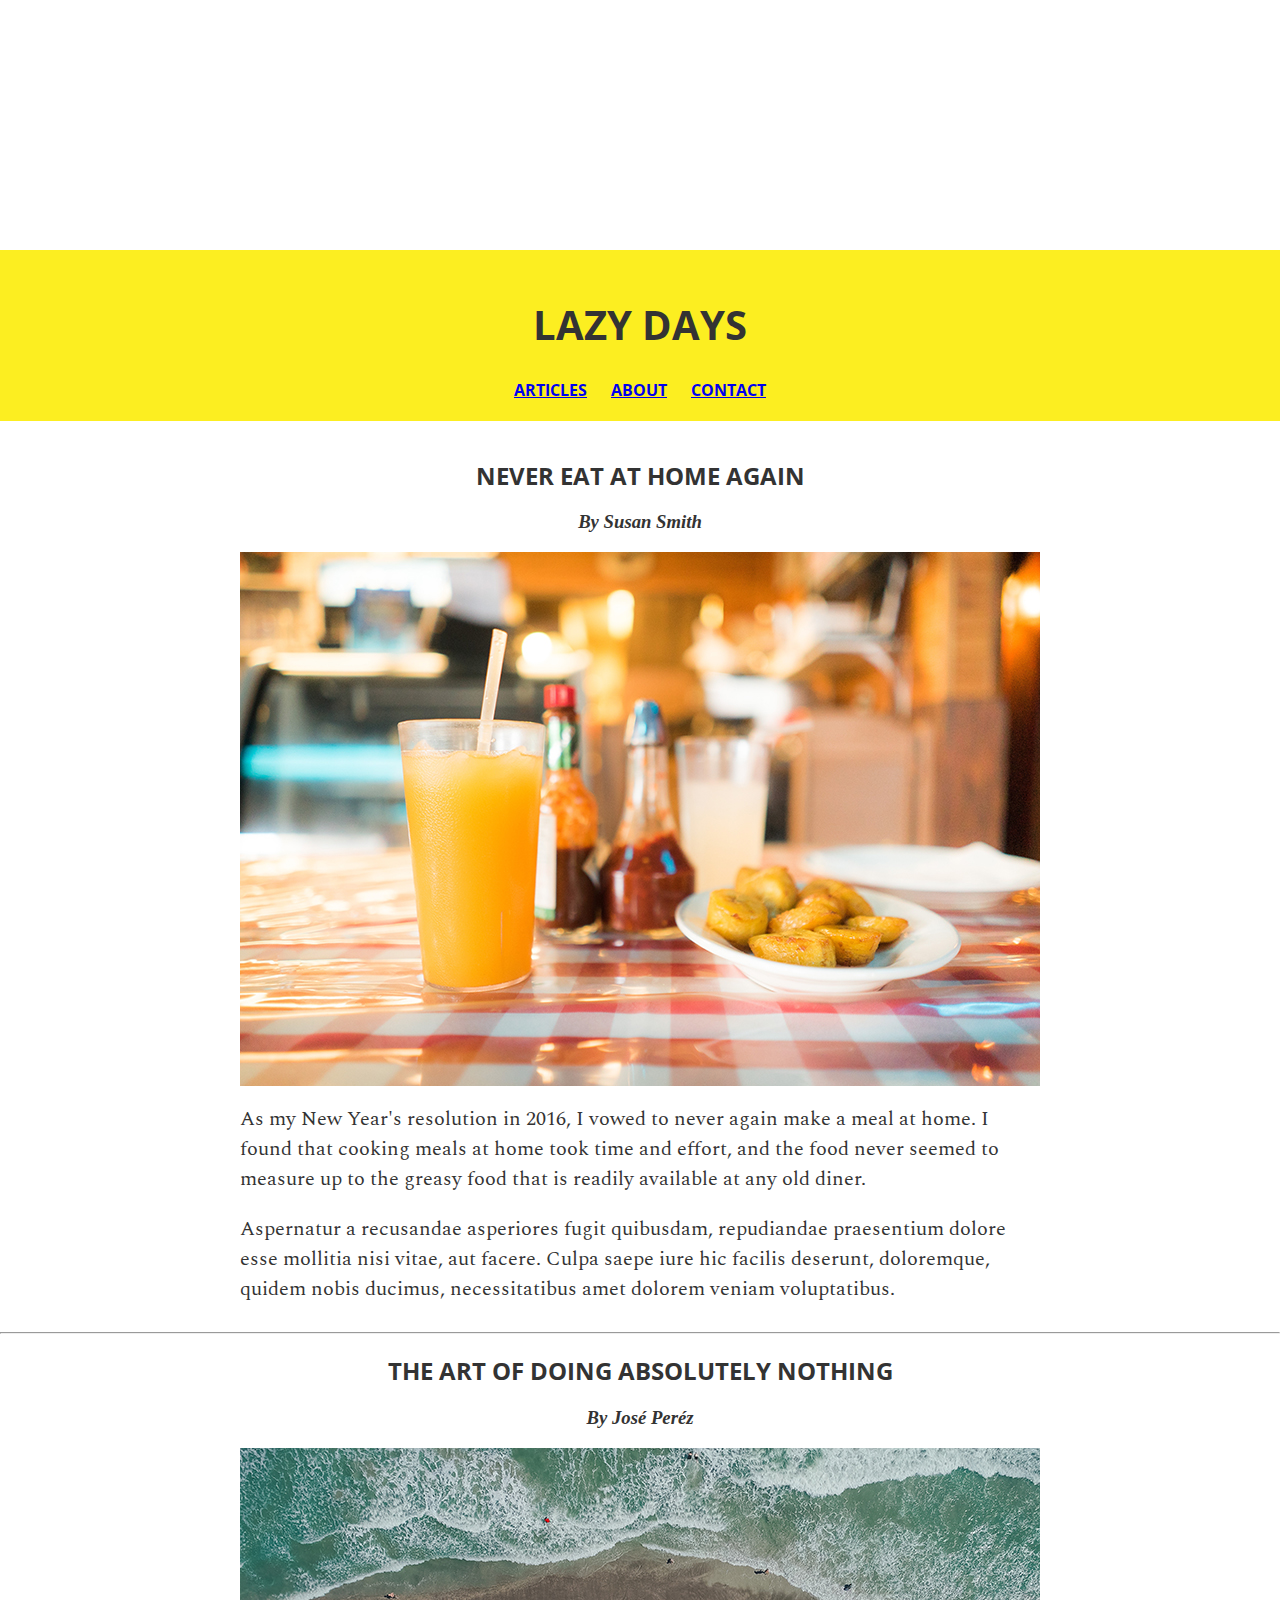
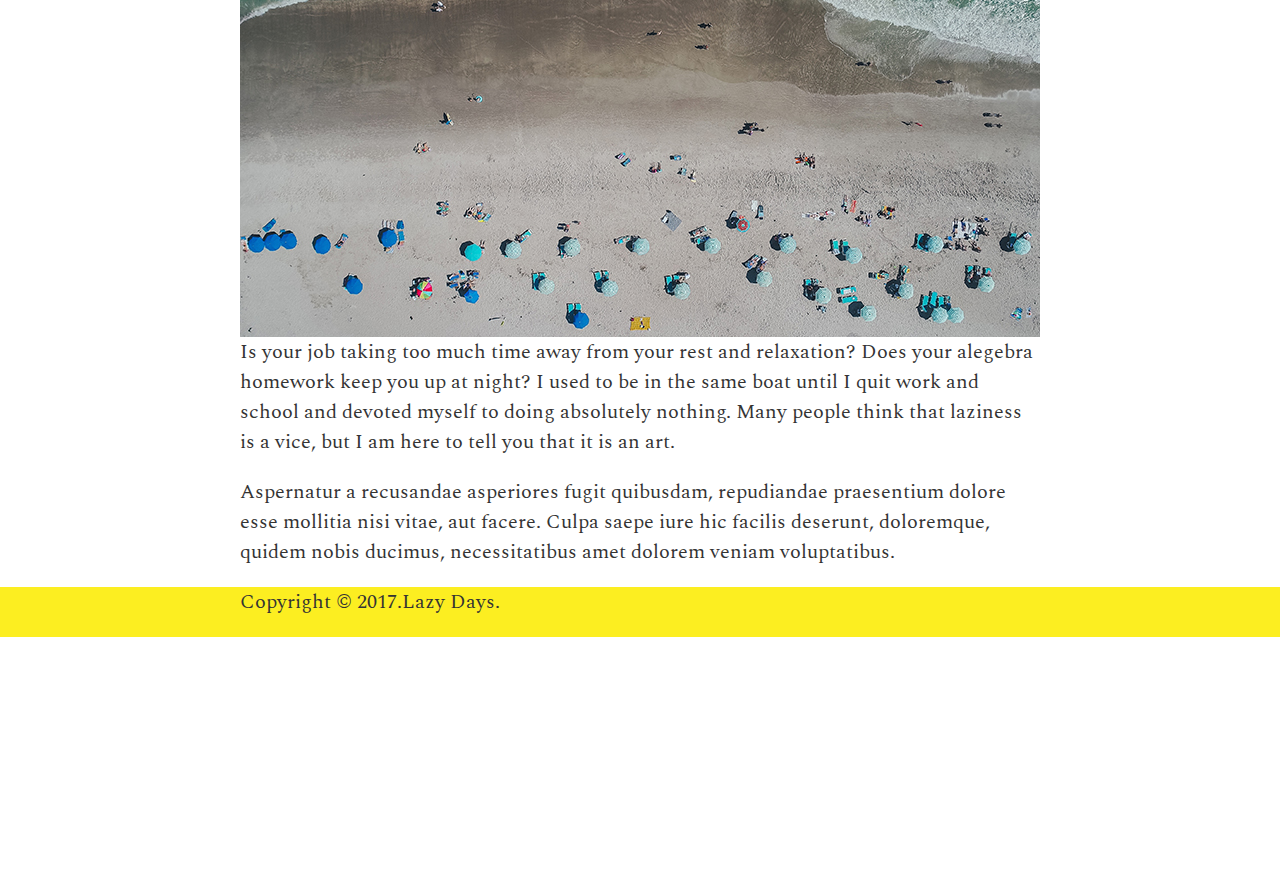
<file: lazy_days/index.html>
<!DOCTYPE html>
<html lang="en">
<head>
  <meta charset="UTF-8">
  <meta name="viewport" content="width=device-width, initial-scale=1.0">
  <meta http-equiv="X-UA-Compatible" content="ie=edge">
  <title>Lazy Days</title>
  <link rel="stylesheet" href="css/style.css">
  <link href="https://fonts.googleapis.com/css?family=Open+Sans" rel="stylesheet">
  <link href="https://fonts.googleapis.com/css?family=Spectral" rel="stylesheet">
  <link rel="icon" href="favicon.ico" type="image/x-icon" />
</head>
<body>

<header>
  <h1>Lazy Days</h1>
  <nav>
    <a href="#">Articles</a>
    <a href="#">About</a>
    <a href="#">Contact</a>
  </nav>
</header>

<main>
  <br>
  <div class="article">
  <h2>Never Eat At Home Again</h2>
  <h3>By Susan Smith</h3>
  <!--Image. the image is diner.jpg in the images folder-->
  <img src="images/diner.jpg" alt="photo of a diner"><br>
    <p>As my New Year's resolution in 2016, I vowed to never again make a meal at home. I found that cooking meals at home took time and effort,
    and the food never seemed to measure up to the greasy food that is readily available at any old diner.</p>
  <p>Aspernatur a recusandae asperiores fugit quibusdam, repudiandae praesentium dolore esse mollitia nisi vitae, aut facere. Culpa saepe iure hic
     facilis deserunt, doloremque, quidem nobis ducimus, necessitatibus amet dolorem veniam voluptatibus.</p>

     <hr>

  <h2>The Art of Doing Absolutely Nothing</h2>
  <h3>By José Peréz</h3>
    <!--image. the image of an ocean-->
    <img src="images/beach.jpg" alt="image of an ocean">
      <P>Is your job taking too much time away from your rest and relaxation? Does your alegebra homework keep you up at night?
        I used to be in the same
       boat until I quit work and school and devoted myself to doing absolutely nothing.
       Many people think that laziness is a vice, but I am here to tell you that it is an art.</p>
      <p>Aspernatur a recusandae asperiores fugit quibusdam, repudiandae praesentium dolore esse mollitia nisi vitae, aut facere.
        Culpa saepe iure hic
       facilis deserunt, doloremque, quidem nobis ducimus, necessitatibus amet dolorem veniam voluptatibus.</p>
    </div>
</main>

<footer>
<p>Copyright &copy 2017.Lazy Days.</p>
</footer>


</body>
</html>
</file>
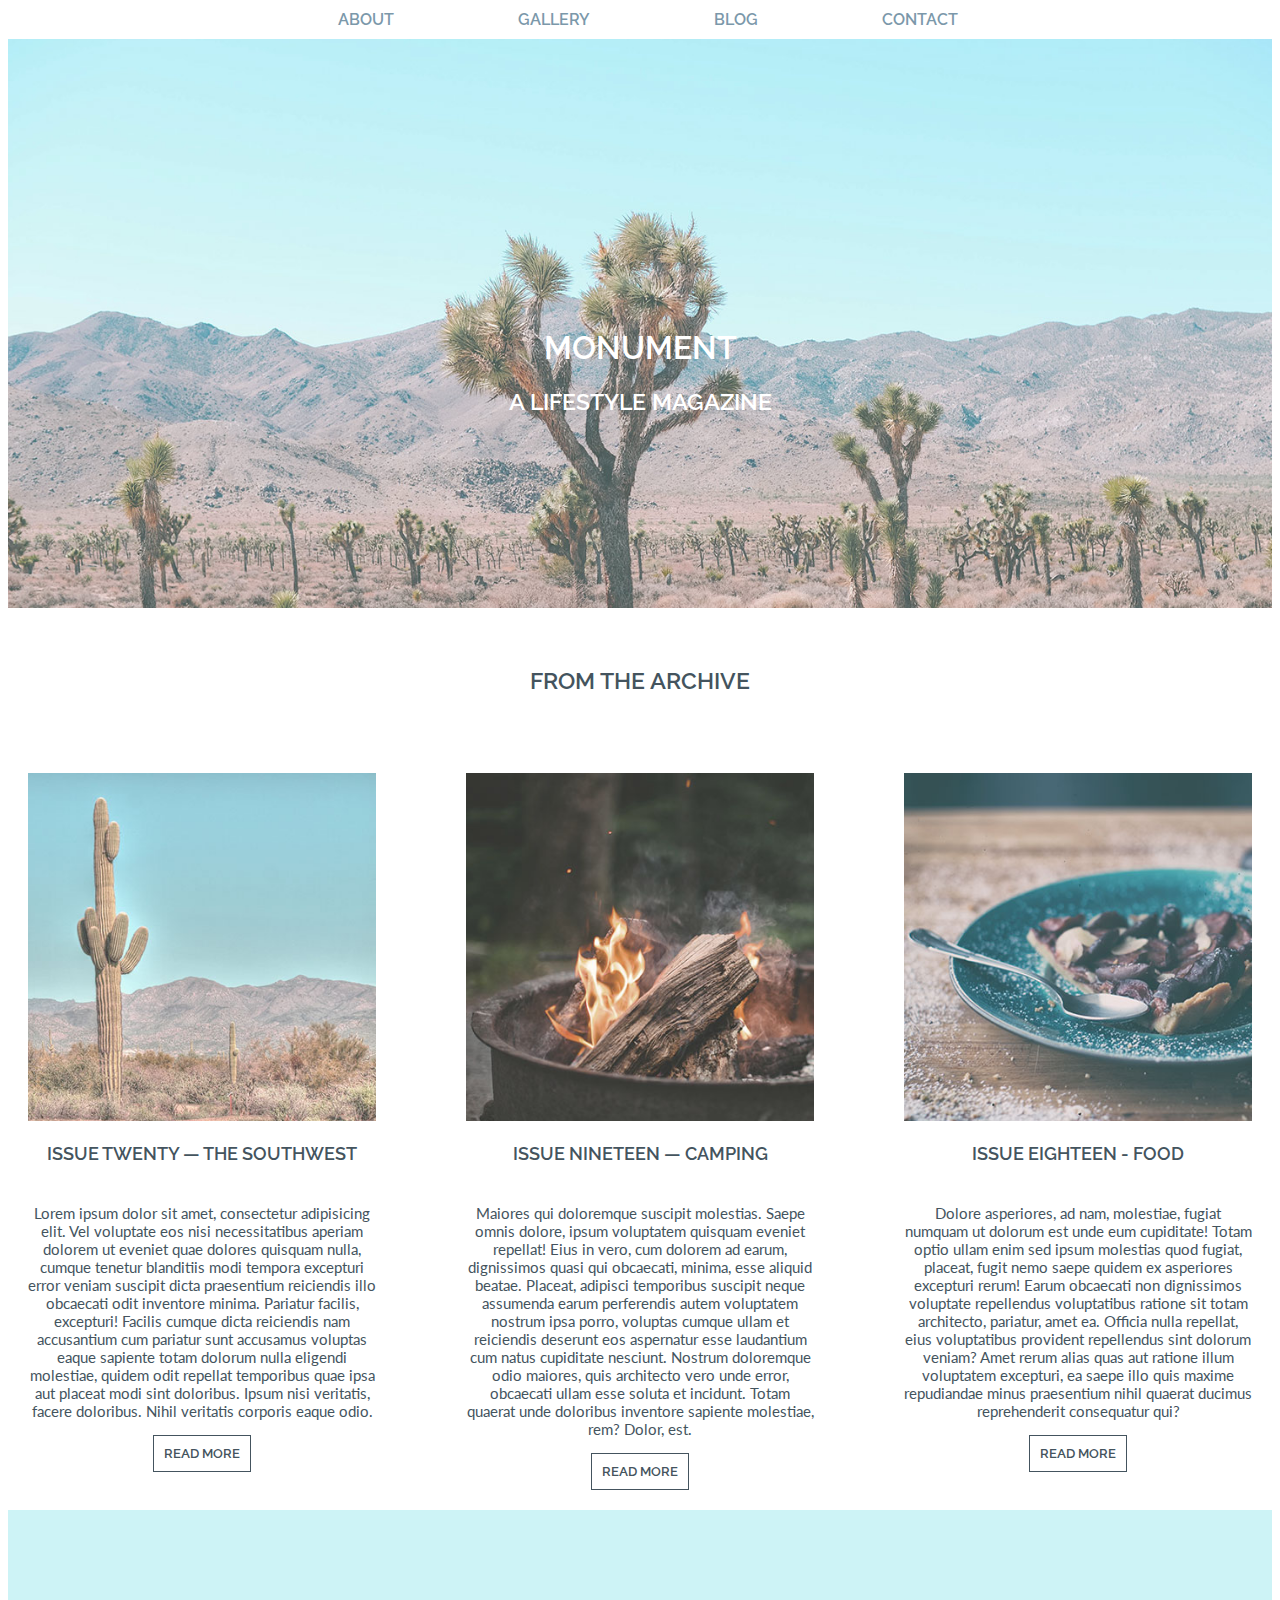
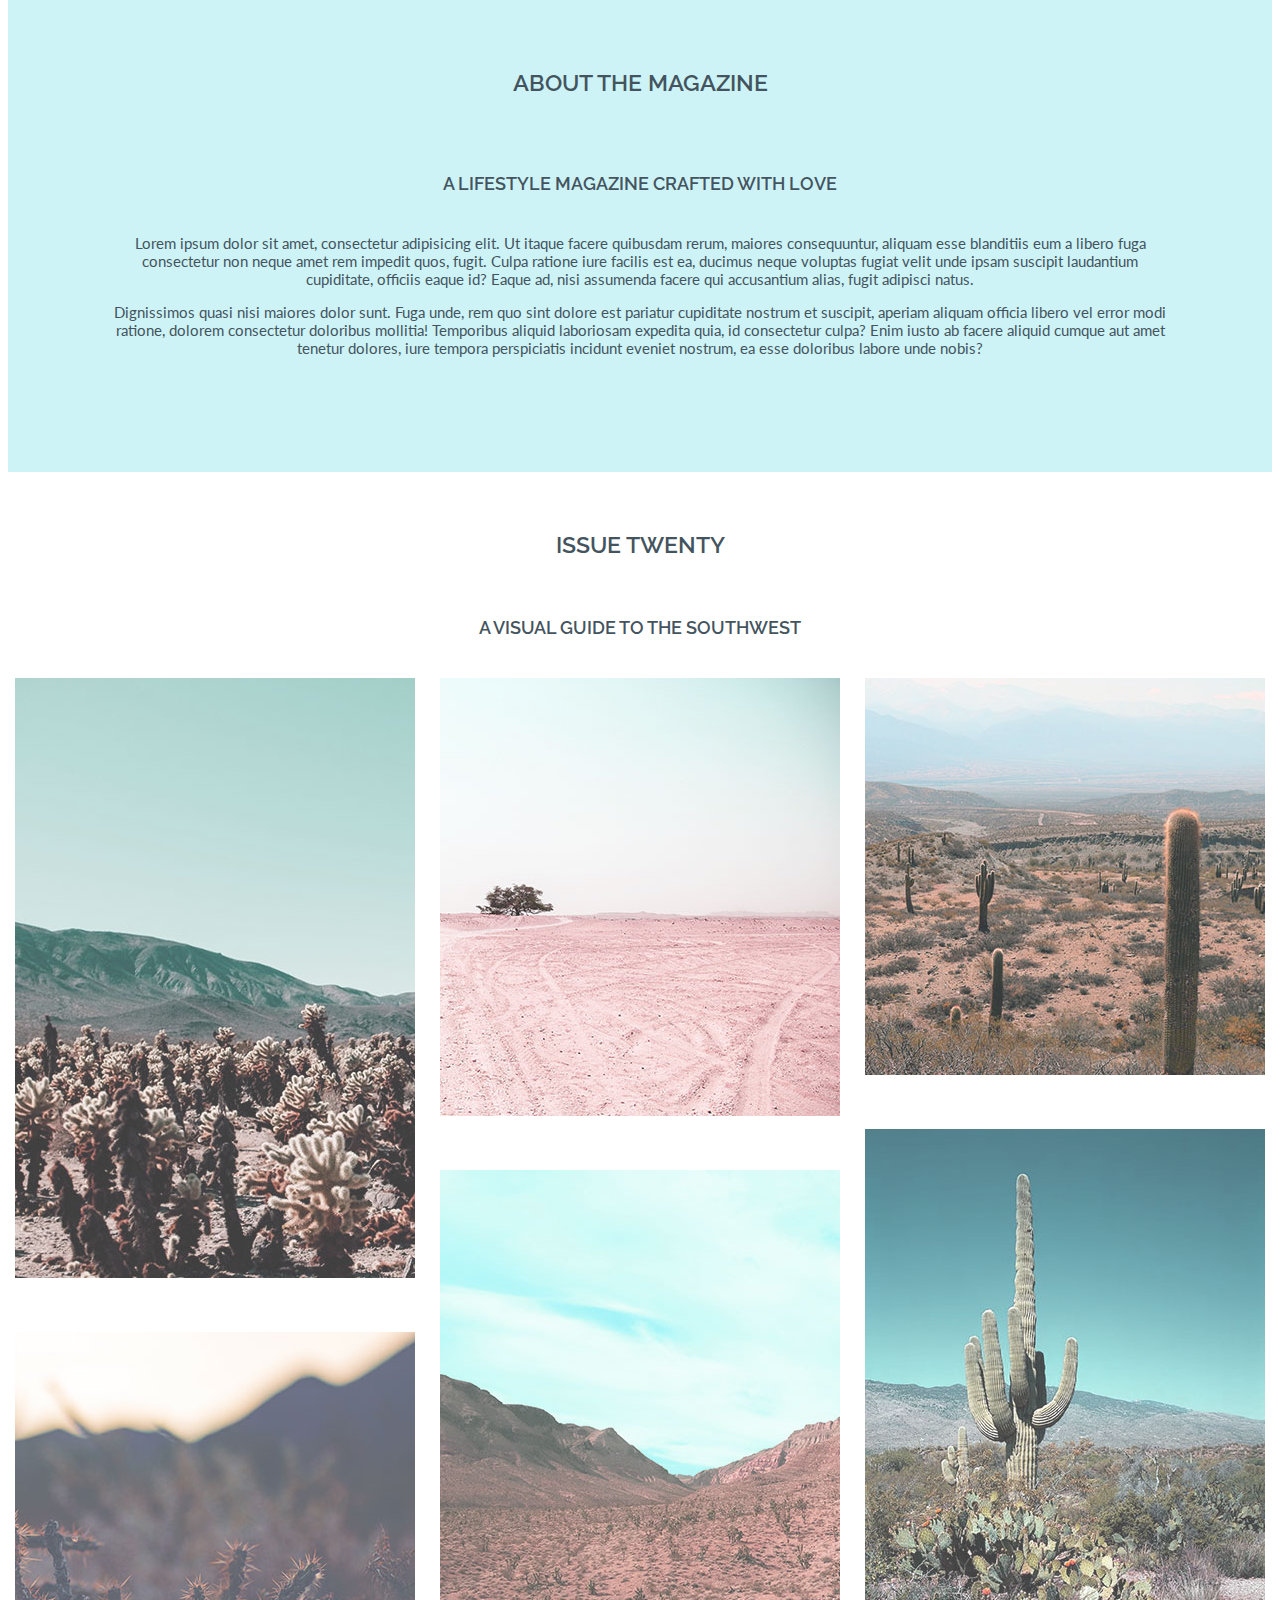
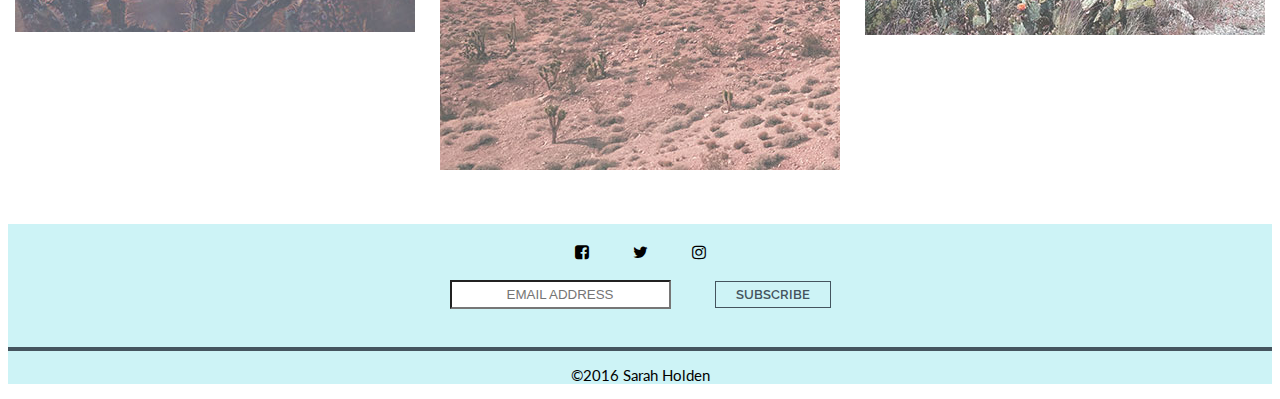
<file: monument_lab_starter/index.html>
<!DOCTYPE html>
<html lang="en">
<head>
	<meta charset="UTF-8">
	<title>Monument | Home</title>
	<!-- Link for FontAwesome has already been added! -->
	<link rel="stylesheet" href="https://maxcdn.bootstrapcdn.com/font-awesome/4.7.0/css/font-awesome.min.css">
	<link rel="stylesheet" href="css/style.css">

</head>
<body>


	<nav>
		<a href="#About">About</a>
		<a href="#Gallery">Gallery</a>
		<a href="#Blog">Blog</a>
		<a href="#Contact">Contact</a>
	</nav>


<header>
	<h1> Monument </h1>
	<h2> A Lifestyle Magazine </h2>
</header>

<main>
	<h2>From the Archive</h2>
	<div class="archives">
		<article>




		<!-- INSERT IMAGE: article_1.jpg (in images folder) -->
			<img src="images/article_1.jpg" alt="midwest">
			<h3>Issue Twenty &mdash; The Southwest</h3>
			<p>Lorem ipsum dolor sit amet, consectetur adipisicing elit. Vel voluptate eos nisi necessitatibus aperiam dolorem ut eveniet quae dolores quisquam nulla, cumque tenetur blanditiis modi tempora excepturi error veniam suscipit dicta praesentium reiciendis illo obcaecati odit inventore minima. Pariatur facilis, excepturi! Facilis cumque dicta reiciendis nam accusantium cum pariatur sunt accusamus voluptas eaque sapiente totam dolorum nulla eligendi molestiae, quidem odit repellat temporibus quae ipsa aut placeat modi sint doloribus. Ipsum nisi veritatis, facere doloribus. Nihil veritatis corporis eaque odio.
			</p>
			<div class="read"><a href="#">Read More</a></div>
		</article>


		<!-- INSERT IMAGE: article_2.jpg (in images folder) -->
		<article>
			<img src="images/article_2.jpg" alt="desert again">
			<h3>Issue Nineteen &mdash; Camping</h3>
			<p>Maiores qui doloremque suscipit molestias. Saepe omnis dolore, ipsum voluptatem quisquam eveniet repellat! Eius in vero, cum dolorem ad earum, dignissimos quasi qui obcaecati, minima, esse aliquid beatae. Placeat, adipisci temporibus suscipit neque assumenda earum perferendis autem voluptatem nostrum ipsa porro, voluptas cumque ullam et reiciendis deserunt eos aspernatur esse laudantium cum natus cupiditate nesciunt. Nostrum doloremque odio maiores, quis architecto vero unde error, obcaecati ullam esse soluta et incidunt. Totam quaerat unde doloribus inventore sapiente molestiae, rem? Dolor, est.
			</p>
			<div class="read"><a href="#">Read More</a></div>
		</article>


		<!-- INSERT IMAGE: article_3.jpg (in images folder) -->
		<article>
			<img src="images/article_3.jpg" alt="another cactus">
			<h3>Issue Eighteen - Food</h3>
			<p>Dolore asperiores, ad nam, molestiae, fugiat numquam ut dolorum est unde eum cupiditate! Totam optio ullam enim sed ipsum molestias quod fugiat, placeat, fugit nemo saepe quidem ex asperiores excepturi rerum! Earum obcaecati non dignissimos voluptate repellendus voluptatibus ratione sit totam architecto, pariatur, amet ea. Officia nulla repellat, eius voluptatibus provident repellendus sint dolorum veniam? Amet rerum alias quas aut ratione illum voluptatem excepturi, ea saepe illo quis maxime repudiandae minus praesentium nihil quaerat ducimus reprehenderit consequatur qui?
			</p>
			<div class="read"><a href="#">Read More</a></div>
		</article>
	</div>

	<section class="about">
		<a id="About"><h2>About The Magazine</h2></a>
		<h3>A Lifestyle Magazine Crafted with Love</h3>
		<p>Lorem ipsum dolor sit amet, consectetur adipisicing elit. Ut itaque facere quibusdam rerum, maiores consequuntur, aliquam esse blanditiis eum a libero fuga consectetur non neque amet rem impedit quos, fugit. Culpa ratione iure facilis est ea, ducimus neque voluptas fugiat velit unde ipsam suscipit laudantium cupiditate, officiis eaque id? Eaque ad, nisi assumenda facere qui accusantium alias, fugit adipisci natus.
		</p>
		<p>Dignissimos quasi nisi maiores dolor sunt. Fuga unde, rem quo sint dolore est pariatur cupiditate nostrum et suscipit, aperiam aliquam officia libero vel error modi ratione, dolorem consectetur doloribus mollitia! Temporibus aliquid laboriosam expedita quia, id consectetur culpa? Enim iusto ab facere aliquid cumque aut amet tenetur dolores, iure tempora perspiciatis incidunt eveniet nostrum, ea esse doloribus labore unde nobis?
		</p>

	</section>

	<section>
		<h2>Issue Twenty</h2>
		<h3>A visual guide to the Southwest</h3>
		<div class="gallery-grid">
			<div>
				<img src="images/gallery_1.jpg" alt="cactus">
				<img src="images/gallery_3.jpg" alt="blurry cactus">
			</div>
			<div>
				<img src="images/gallery_4.jpg" alt="tree far away">
				<img src="images/gallery_2.jpg" alt="desert">
			</div>
			<div>
			<img src="images/gallery_5.jpg" alt="cactus field">
			<img src="images/gallery_6.jpg" alt="tall cactus">
			</div>
		</div>
	</section>
</main>





<!-- Insert FontAwesome Icons -->

<!-- I've given you this one, but look it up to see what it's used for :) -->
<footer>

	<div class="i">
		<i class="fa fa-facebook-square" aria-hidden="true"></i>
		<i class="fa fa-twitter" aria-hidden="true"></i>
		<i class="fa fa-instagram" aria-hidden="true"></i>
	</div>
	<div class="subscribe">
		<input type="text" placeholder="Email Address">
		<a href="#">Subscribe</a>
	</div>
	<hr>
	<p>&copy;2016 Sarah Holden</p>
</footer>



</body>
</html>
</file>
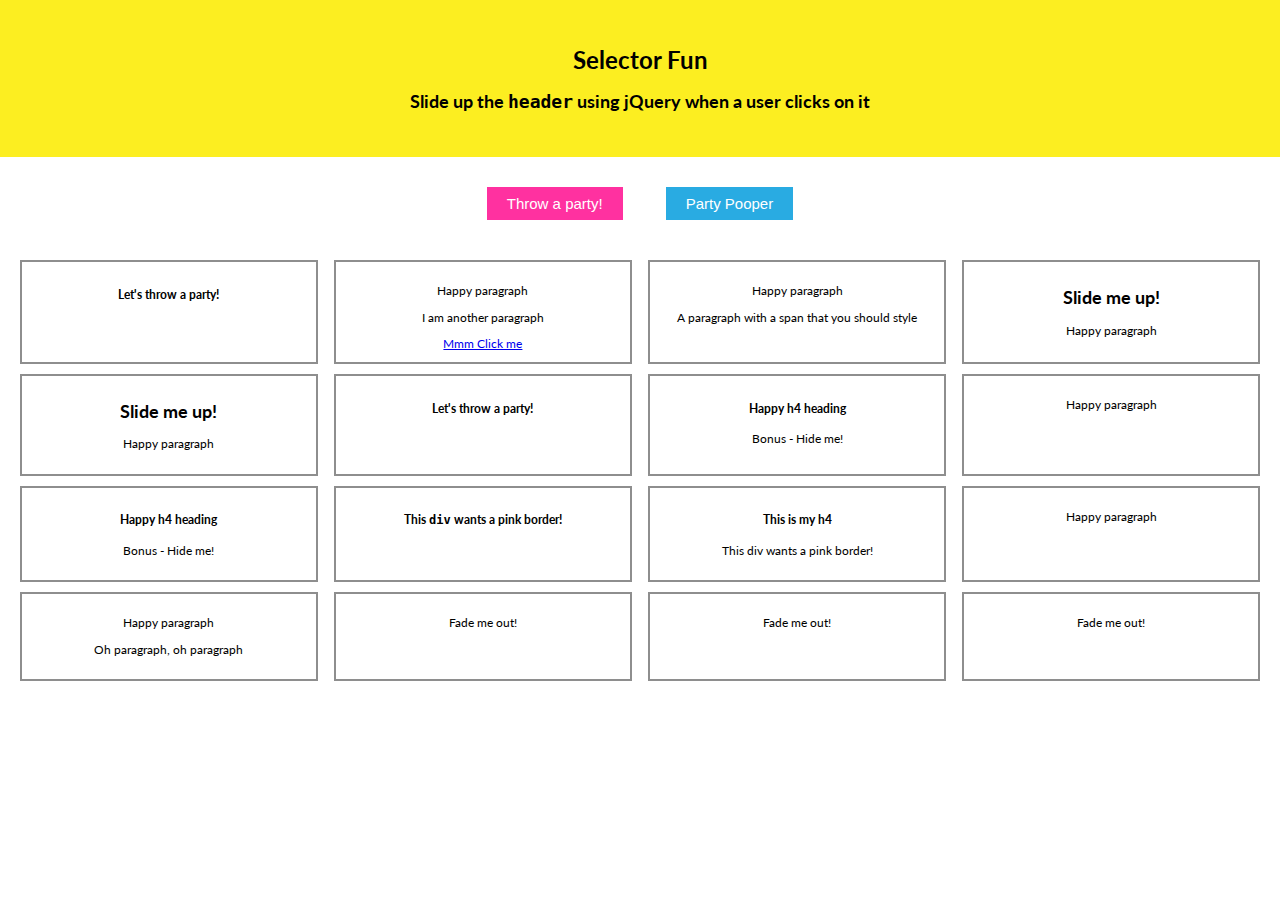
<file: select_fun/index.html>
<!DOCTYPE html>
<html lang="en">
<head>
	<meta charset="utf-8">
	<title>Select Fun!</title>
	<link rel="stylesheet" href="css/style.css">

</head>
<body>

	<header>
		<h1>Selector Fun</h1>
		<h2>Slide up the <code>header</code> using jQuery when a user clicks on it</h2>
	</header>

	<button id="party-time">Throw a party!</button>
	<button id="reset">Party Pooper</button>
	<section id="boxes" class="boring">
		<section class="row" id="row1">
			<div class="box add-para" id="box1">
				<h4>Let's throw a party!</h4>
			</div>

			<article class="box" id="box2">
				<p>Happy paragraph</p>
				<p>I am another paragraph</p>
				<a href="#">Mmm Click me</a>
			</article>

			<div class="box" id="box3">
				<p>Happy paragraph</p>
				<p>A paragraph with a <span>span that you should style</span></p>
			</div>

			<div class="box" id="box4">
				<h2>Slide me up!</h2>
				<p>Happy paragraph</p>
			</div>
		</section>

		<section class="row" id="row2">

			<div class="box" id="box5">
				<h2>Slide me up!</h2>
				<p>Happy paragraph</p>
			</div>

			<article class="box add-para" id="box6">
				<h4>Let's throw a party!</h4>
			</article>

			<article class="box" id="box7">
				<h4>Happy h4 heading</h4>
				<p>Bonus - Hide me!</p>
			</article>

			<div class="box" id="box8">
				<p>Happy paragraph</p>
			</div>
		</section>

		<section class="row" id="row3">

			<article class="box" id="box9">
				<h4>Happy h4 heading</h4>
				<p>Bonus - Hide me!</p>
			</article>

			<div class="box add-para" id="box10">
				<h4>This <code>div</code> wants a pink border!</h4>
			</div>

			<div class="box" id="box11">
				<h4>This is my h4</h4>
				<p>This div wants a pink border!</p>
			</div>

			<article class="box" id="box12">
				<p>Happy paragraph</p>
			</article>

		</section>

		<section class="row" id="row4">

			<article class="box purplebox" id="box14">
				<p>Happy paragraph</p>
				<p>Oh paragraph, oh paragraph</p>
			</article>

			<div class="box" id="box13">
				<p>Fade me out!</p>
			</div>

			<div class="box" id="box15">
				<p>Fade me out!</p>
			</div>

			<div class="box" id="box16">
				<p>Fade me out!</p>
			</div>
		</section>
	</section>

	<footer>
		<p>I am hidden, but I want to be shown when the anchor in box2 is clicked</p>
	</footer>

	<script
  src="http://code.jquery.com/jquery-3.2.1.min.js"
  integrity="sha256-hwg4gsxgFZhOsEEamdOYGBf13FyQuiTwlAQgxVSNgt4="
  crossorigin="anonymous"></script>
	<script src="js/main.js"></script>
</body>
</html>
</file>
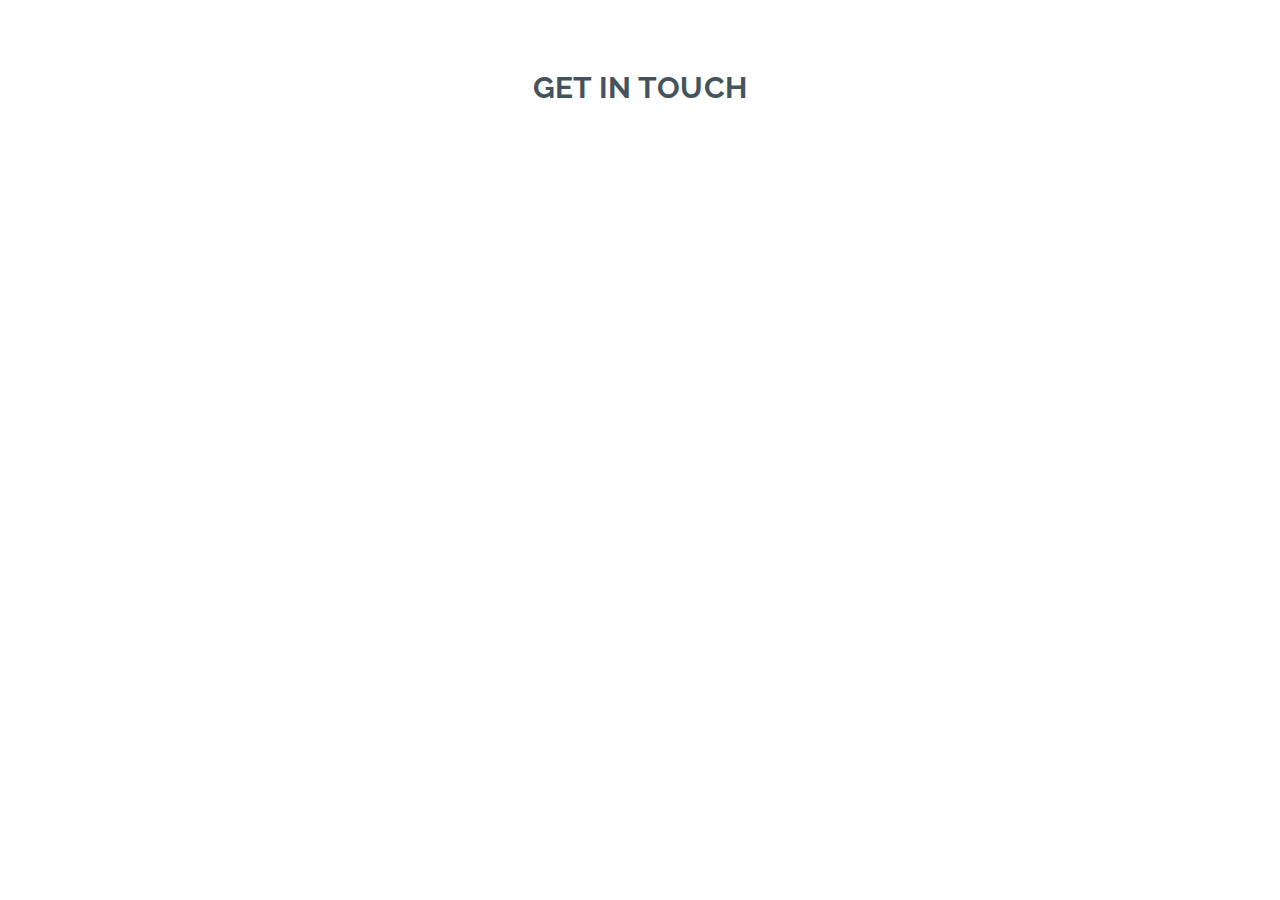
<file: 09_starter_extras/contact_form/index.html>
<!DOCTYPE html>
<html lang="en">
<head>
	<meta charset="UTF-8">
	<title>Monument | Home</title>
	<link href="https://fonts.googleapis.com/css?family=Lato:400,400i|Raleway:500,600" rel="stylesheet">
	<link rel="stylesheet" href="https://maxcdn.bootstrapcdn.com/font-awesome/4.7.0/css/font-awesome.min.css">
	<link rel="stylesheet" href="css/style.css">

</head>
<body>


	<h1>Get in Touch</h1>
	<!-- ADD FORM HERE! Don't forget to wrap the entire form in a form element and indent :)  -->


</body>
</html>
</file>
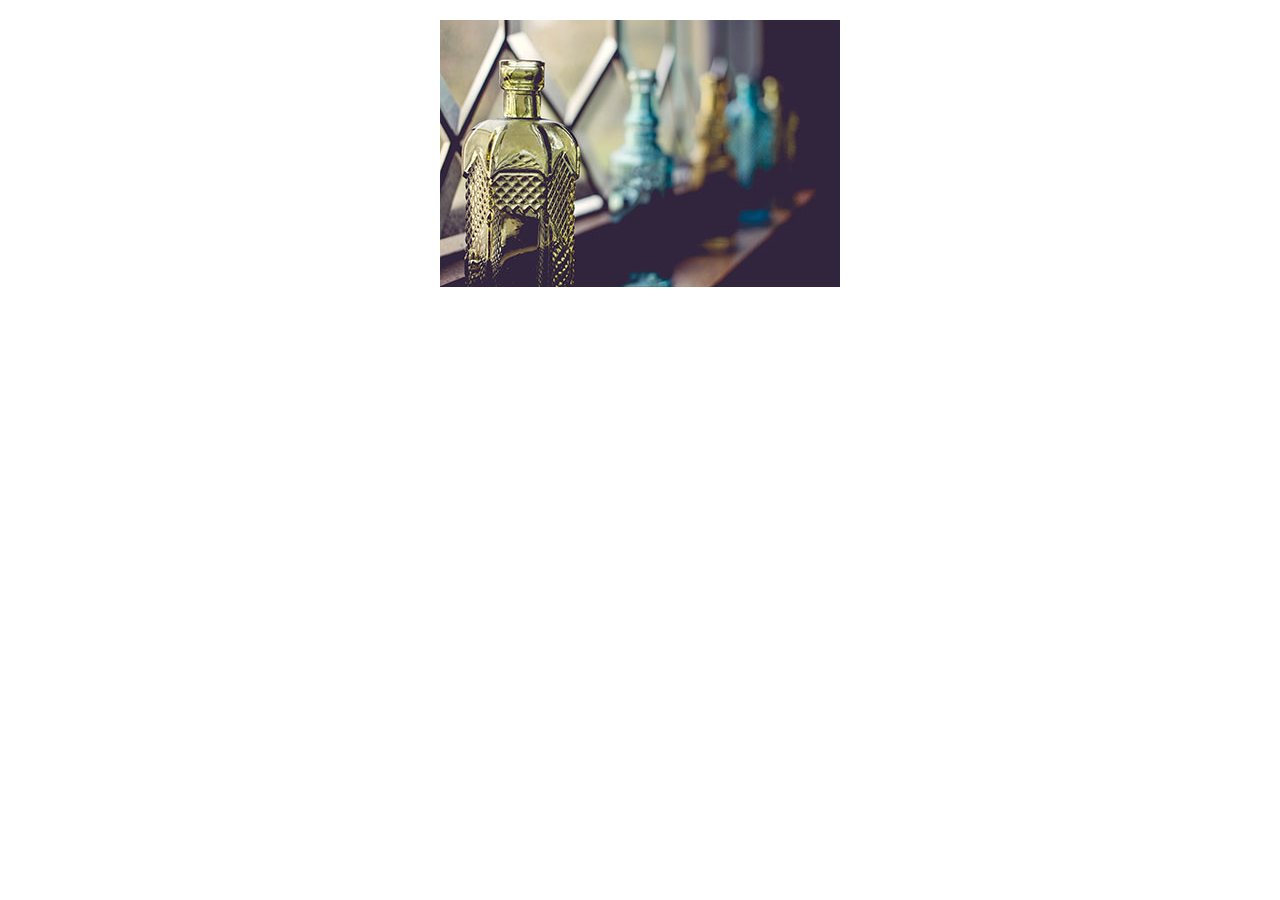
<file: 09_starter_extras/image_overlay/index.html>
<!DOCTYPE html>
<html>
  <head>
    <title>Find the ghost!</title>
    <link rel="stylesheet" href="css/style.css">
  </head>
  <body>

    <div class="overlay-wrapper">
    	<img src="images/image_1.jpg" alt="Drinks">
    	<div class="overlay">Drinks</div>
    </div>

  </body>
</html>
</file>
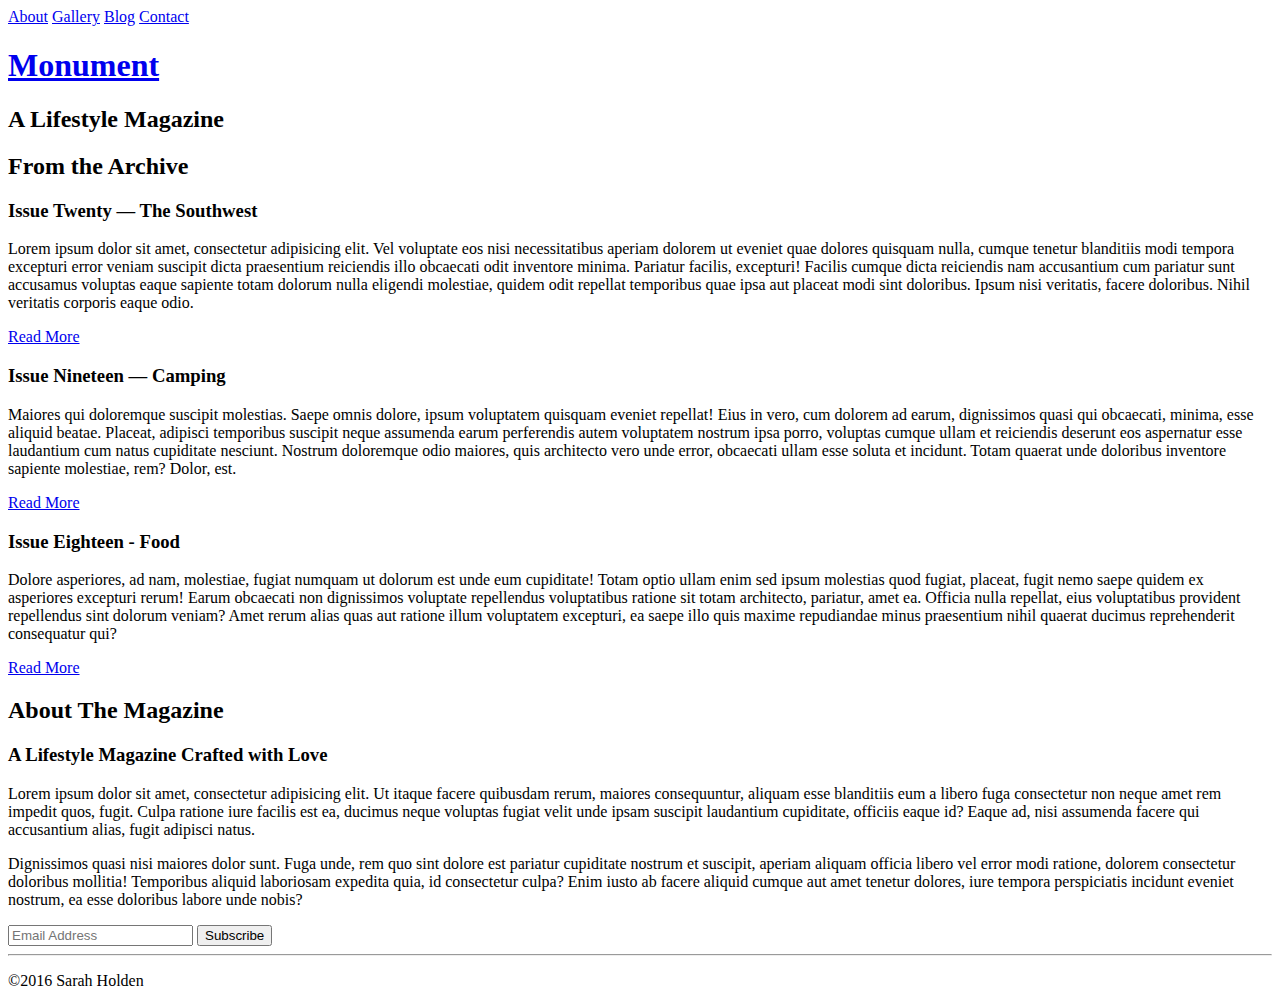
<file: 09_starter_extras/normalize/index.html>
<!DOCTYPE html>
<html lang="en">
<head>
	<meta charset="UTF-8">
	<title>Monument | Home</title>
	<link rel="stylesheet" href="https://maxcdn.bootstrapcdn.com/font-awesome/4.7.0/css/font-awesome.min.css">
	<!-- <link rel="stylesheet" href="css/reset.css"> -->
	<!-- <link rel="stylesheet" href="css/normalize.css"> -->
	<link rel="stylesheet" href="css/style.css">

</head>
<body>
	<nav>
		<a href="#">About</a>
		<a href="#">Gallery</a>
		<a href="#">Blog</a>
		<a href="#">Contact</a>
	</nav>
	<header>
		<h1><a href="#">Monument</a></h1>
		<h2>A Lifestyle Magazine</h2>
	</header>
	<main>
		<section>
			<h2>From the Archive</h2>
			<div class="article-grid">
				<article>
					<h3>Issue Twenty &mdash; The Southwest</h3>
					<p>Lorem ipsum dolor sit amet, consectetur adipisicing elit. Vel voluptate eos nisi necessitatibus aperiam dolorem ut eveniet quae dolores quisquam nulla, cumque tenetur blanditiis modi tempora excepturi error veniam suscipit dicta praesentium reiciendis illo obcaecati odit inventore minima. Pariatur facilis, excepturi! Facilis cumque dicta reiciendis nam accusantium cum pariatur sunt accusamus voluptas eaque sapiente totam dolorum nulla eligendi molestiae, quidem odit repellat temporibus quae ipsa aut placeat modi sint doloribus. Ipsum nisi veritatis, facere doloribus. Nihil veritatis corporis eaque odio.</p>
					<a href="#">Read More</a>
				</article>
				<article>
					<h3>Issue Nineteen &mdash; Camping</h3>
					<p>Maiores qui doloremque suscipit molestias. Saepe omnis dolore, ipsum voluptatem quisquam eveniet repellat! Eius in vero, cum dolorem ad earum, dignissimos quasi qui obcaecati, minima, esse aliquid beatae. Placeat, adipisci temporibus suscipit neque assumenda earum perferendis autem voluptatem nostrum ipsa porro, voluptas cumque ullam et reiciendis deserunt eos aspernatur esse laudantium cum natus cupiditate nesciunt. Nostrum doloremque odio maiores, quis architecto vero unde error, obcaecati ullam esse soluta et incidunt. Totam quaerat unde doloribus inventore sapiente molestiae, rem? Dolor, est.</p>
					<a href="#">Read More</a>
				</article>
				<article>
					<h3>Issue Eighteen - Food</h3>
					<p>Dolore asperiores, ad nam, molestiae, fugiat numquam ut dolorum est unde eum cupiditate! Totam optio ullam enim sed ipsum molestias quod fugiat, placeat, fugit nemo saepe quidem ex asperiores excepturi rerum! Earum obcaecati non dignissimos voluptate repellendus voluptatibus ratione sit totam architecto, pariatur, amet ea. Officia nulla repellat, eius voluptatibus provident repellendus sint dolorum veniam? Amet rerum alias quas aut ratione illum voluptatem excepturi, ea saepe illo quis maxime repudiandae minus praesentium nihil quaerat ducimus reprehenderit consequatur qui?</p>
					<a href="#">Read More</a>
				</article>
			</div>

		</section>
		<section>
			<h2>About The Magazine</h2>
			<h3>A Lifestyle Magazine Crafted with Love</h3>
			<p>Lorem ipsum dolor sit amet, consectetur adipisicing elit. Ut itaque facere quibusdam rerum, maiores consequuntur, aliquam esse blanditiis eum a libero fuga consectetur non neque amet rem impedit quos, fugit. Culpa ratione iure facilis est ea, ducimus neque voluptas fugiat velit unde ipsam suscipit laudantium cupiditate, officiis eaque id? Eaque ad, nisi assumenda facere qui accusantium alias, fugit adipisci natus.</p>
			<p>Dignissimos quasi nisi maiores dolor sunt. Fuga unde, rem quo sint dolore est pariatur cupiditate nostrum et suscipit, aperiam aliquam officia libero vel error modi ratione, dolorem consectetur doloribus mollitia! Temporibus aliquid laboriosam expedita quia, id consectetur culpa? Enim iusto ab facere aliquid cumque aut amet tenetur dolores, iure tempora perspiciatis incidunt eveniet nostrum, ea esse doloribus labore unde nobis?</p>
		</section>
	</main>
	<footer>

		<input type="text" placeholder="Email Address">
		<button type="submit">Subscribe</button>

		<hr>

		<p>&copy;2016 Sarah Holden</p>
	</footer>

</body>
</html>
</file>
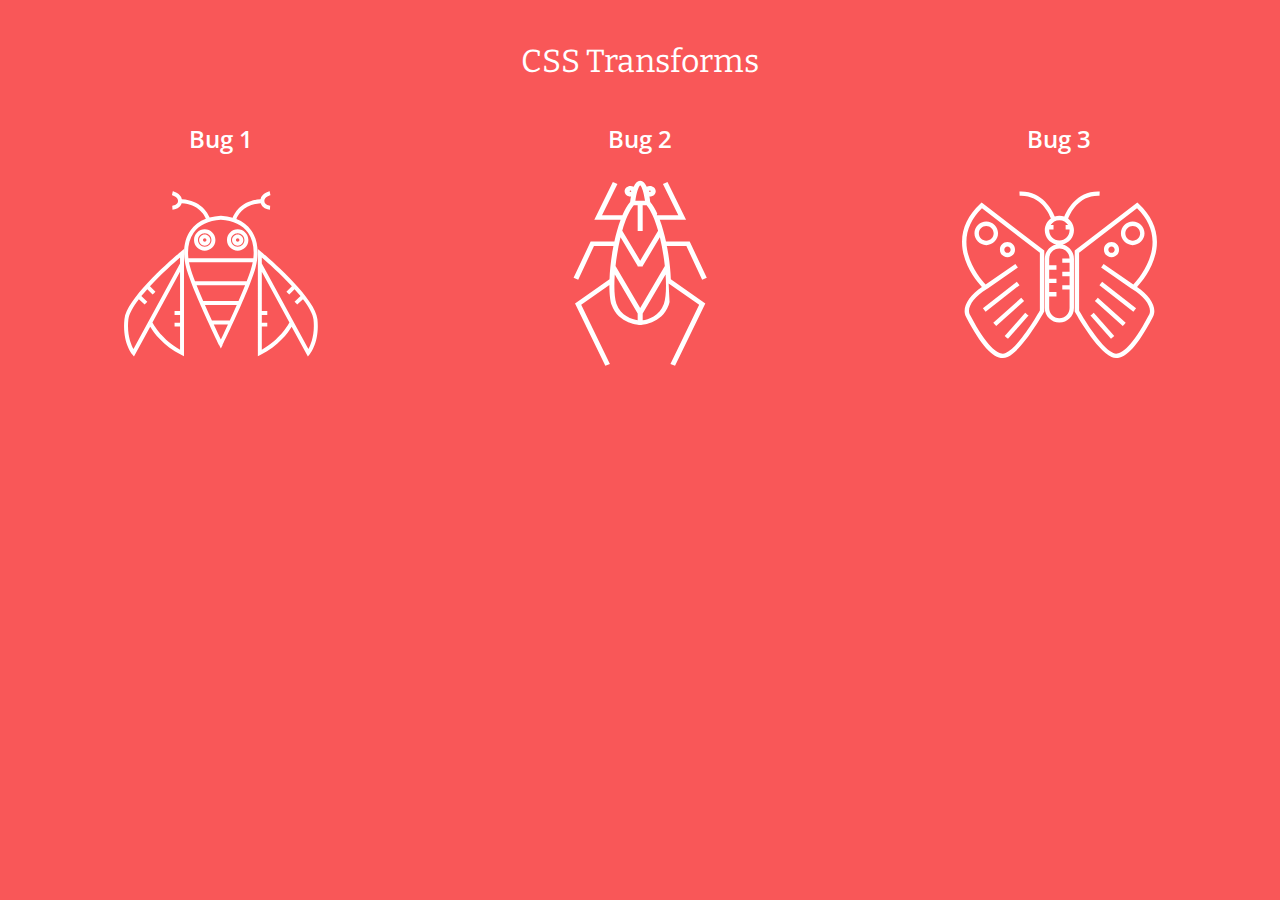
<file: 09_starter_extras/transform_bug/index.html>
<!DOCTYPE html>
<html lang="en">
<head>
	<meta charset="utf-8">
	<title>Transform Bug</title>

	<link href="https://fonts.googleapis.com/css?family=Bitter:400,700|Open+Sans:400,600,700|Source+Code+Pro:500,600" rel="stylesheet">
	<!-- external CSS link -->
	<link rel="stylesheet" href="css/style.css">

</head>
<body>

	<h1>CSS Transforms</h1>
	<main>

		<div>
			<h2>Bug 1</h2>
			<img class="bug1" src="images/bug-1.svg">
		</div>

		<div>
			<h2>Bug 2</h2>
			<img class="bug2" src="images/bug-2.svg">
		</div>

		<div>
			<h2>Bug 3</h2>
			<img class="bug3" src="images/bug-3.svg">
		</div>
	</main>

</body>
</html>
</file>
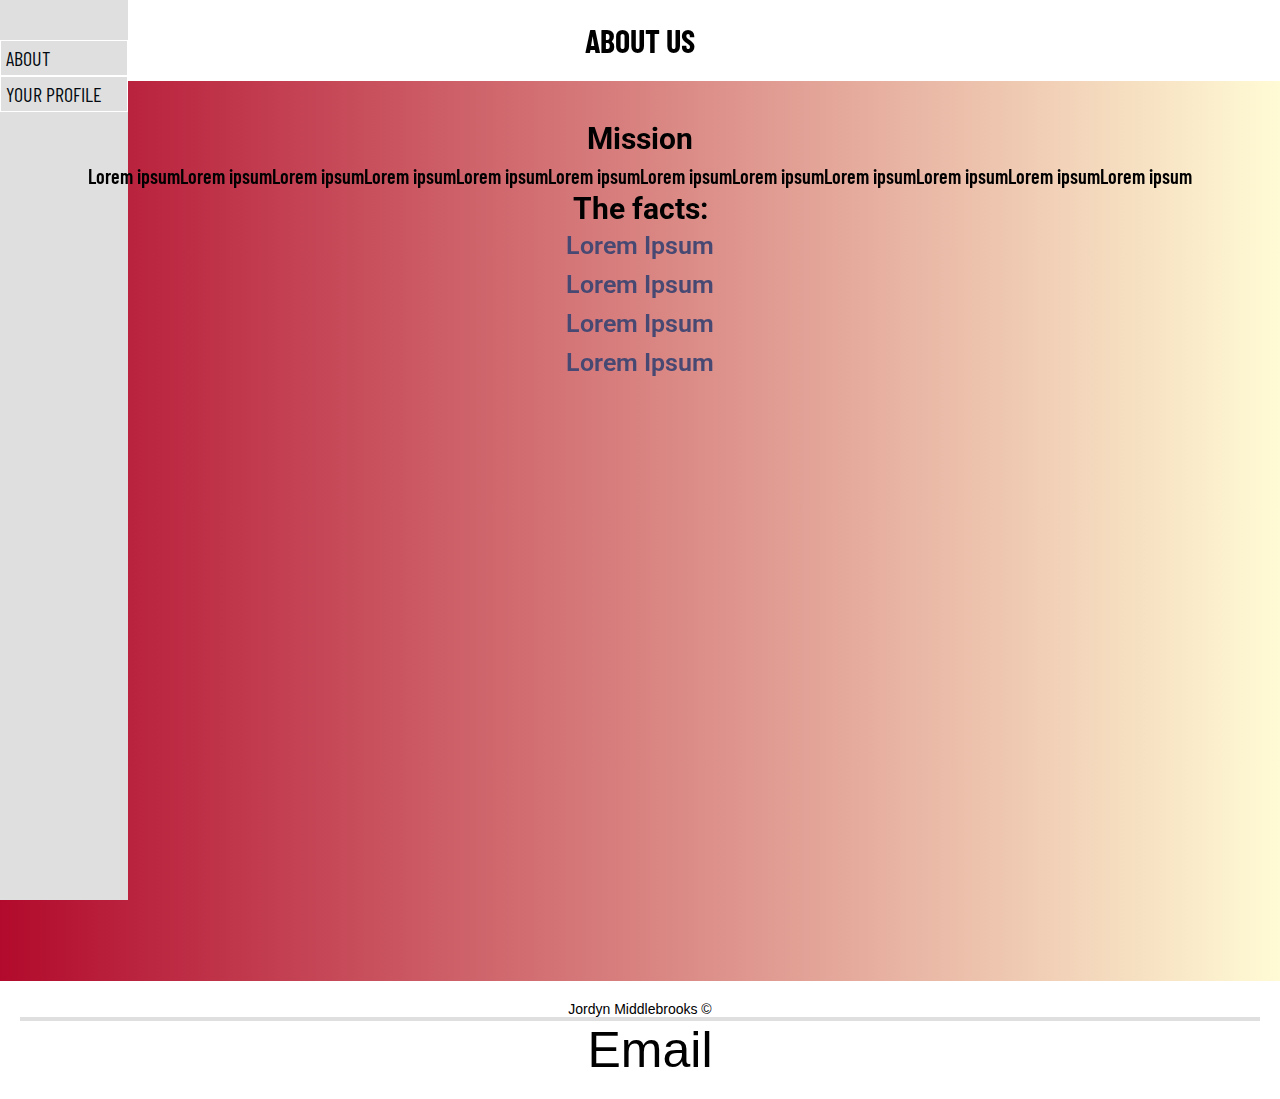
<file: final_project_template/about.html>
<!doctype html>
<html lang="">
<head>
  <meta charset="utf-8">
  <meta http-equiv="x-ua-compatible" content="ie=edge">
  <meta name="viewport" content="width=device-width, initial-scale=1">
  <title>About Petmatch</title>
  <link rel="apple-touch-icon" href="apple-touch-icon.png">
  <link rel="shortcut icon" href="favicon.ico" type="image/x-icon" />
  <link rel="jonas-vincent-2717.jpg" href="jonas-vincent-2717">

  <link rel="stylesheet" href="css/normalize.css">
  <link rel="stylesheet" href="css/main.css">
</head>
<body>
  <!-- Add your site content here. Keep it pretty and use indentation :) -->
  <header>
    <nav>
      <a href="final_project_template_/about.html">About</a>
      <a href="final_project_template/profile.html">Your Profile</a>
    </nav>
    <h1>About Us</h1>
  </header>
  <!-- HINT: Need to link to another page? Create a file with an html extension in your main project folder. -->
  <!-- Then link to it using an anchor. for example: <a href="blog.html">Blog</a> -->
  <main>
    <section>
      <h2>Mission</h2>
      <p>Lorem ipsumLorem ipsumLorem ipsumLorem ipsumLorem ipsumLorem ipsumLorem ipsumLorem ipsumLorem ipsumLorem ipsumLorem ipsumLorem ipsum</p>
      <h2>The facts:</h2>
      <li>Lorem Ipsum</li>
      <li>Lorem Ipsum</li>
      <li>Lorem Ipsum</li>
      <li>Lorem Ipsum</li>
    </section>
  </main>
  <footer>
    Jordyn Middlebrooks &copy;
    <hr>
    <button type="button" name="button">Email</button>
  </footer>


  <script src="js/jquery-1.12.0.min.js"></script>
  <script src="js/main.js"></script>
</body>
</html>
</file>
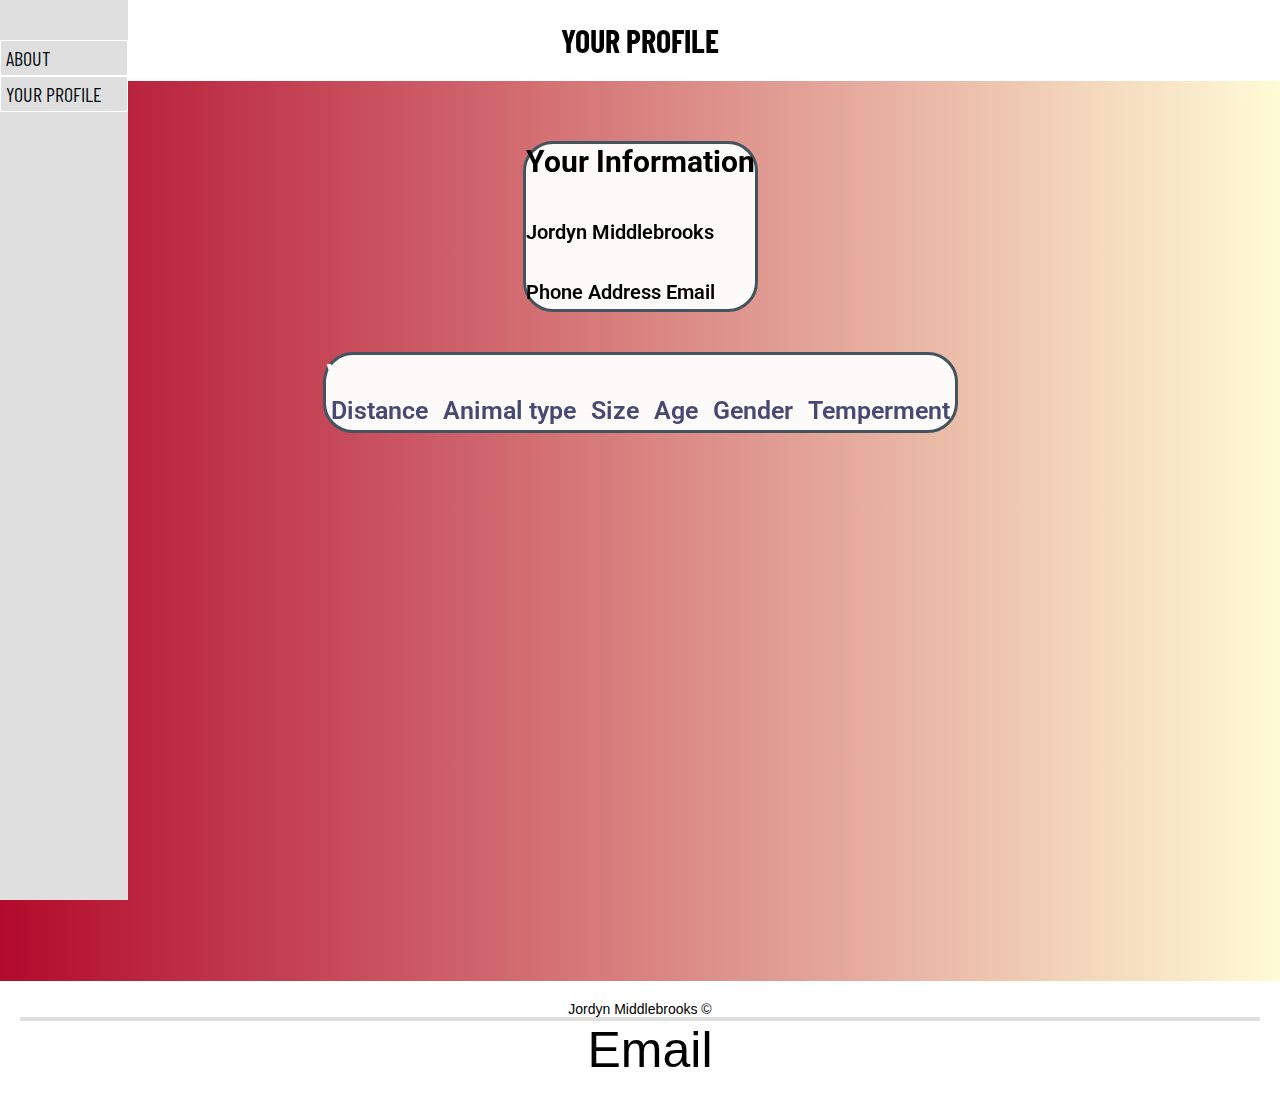
<file: final_project_template/profile.html>
<!doctype html>
<html lang="">
<head>
  <meta charset="utf-8">
  <meta http-equiv="x-ua-compatible" content="ie=edge">
  <meta name="viewport" content="width=device-width, initial-scale=1">
  <title>Petmatch Profile</title>
  <link rel="apple-touch-icon" href="apple-touch-icon.png">
  <link rel="shortcut icon" href="favicon.ico" type="image/x-icon" />
  <link rel="jonas-vincent-2717.jpg" href="jonas-vincent-2717">

  <link rel="stylesheet" href="css/normalize.css">
  <link rel="stylesheet" href="css/main.css">
  <link rel="stylesheet" href="css/profile.css">
</head>
<body>
  <!-- Add your site content here. Keep it pretty and use indentation :) -->
  <header>
    <nav>
      <a href="final_project_template_/about.html">About</a>
      <a href="final_project_template/profile.html">Your Profile</a>
    </nav>
    <h1>Your Profile</h1>
  </header>
  <!-- HINT: Need to link to another page? Create a file with an html extension in your main project folder. -->
  <!-- Then link to it using an anchor. for example: <a href="blog.html">Blog</a> -->
  <main>
    <section>
      <div>
        <img="placeholder" alt="your photo">
        <h2>Your Information</h2>
        <p>
        <h3>Name:</h3>
        Jordyn Middlebrooks
        <h3>Contact Information:</h3>
        Phone
        Address
        Email
      </p>
      </div>
      </section>
    <section>
      <div>
        <h3>Your Preferences</h3>
        <li>Distance</li>
        <li>Animal type</li>
        <li>Size</li>
        <li>Age</li>
        <li>Gender</li>
        <li>Temperment</li>
      </div>
    </section>
  </main>
  <footer>
    Jordyn Middlebrooks &copy;
    <hr>
    <button type="button" name="button">Email</button>
  </footer>


  <script src="js/jquery-1.12.0.min.js"></script>
  <script src="js/main.js"></script>
</body>
</html>
</file>
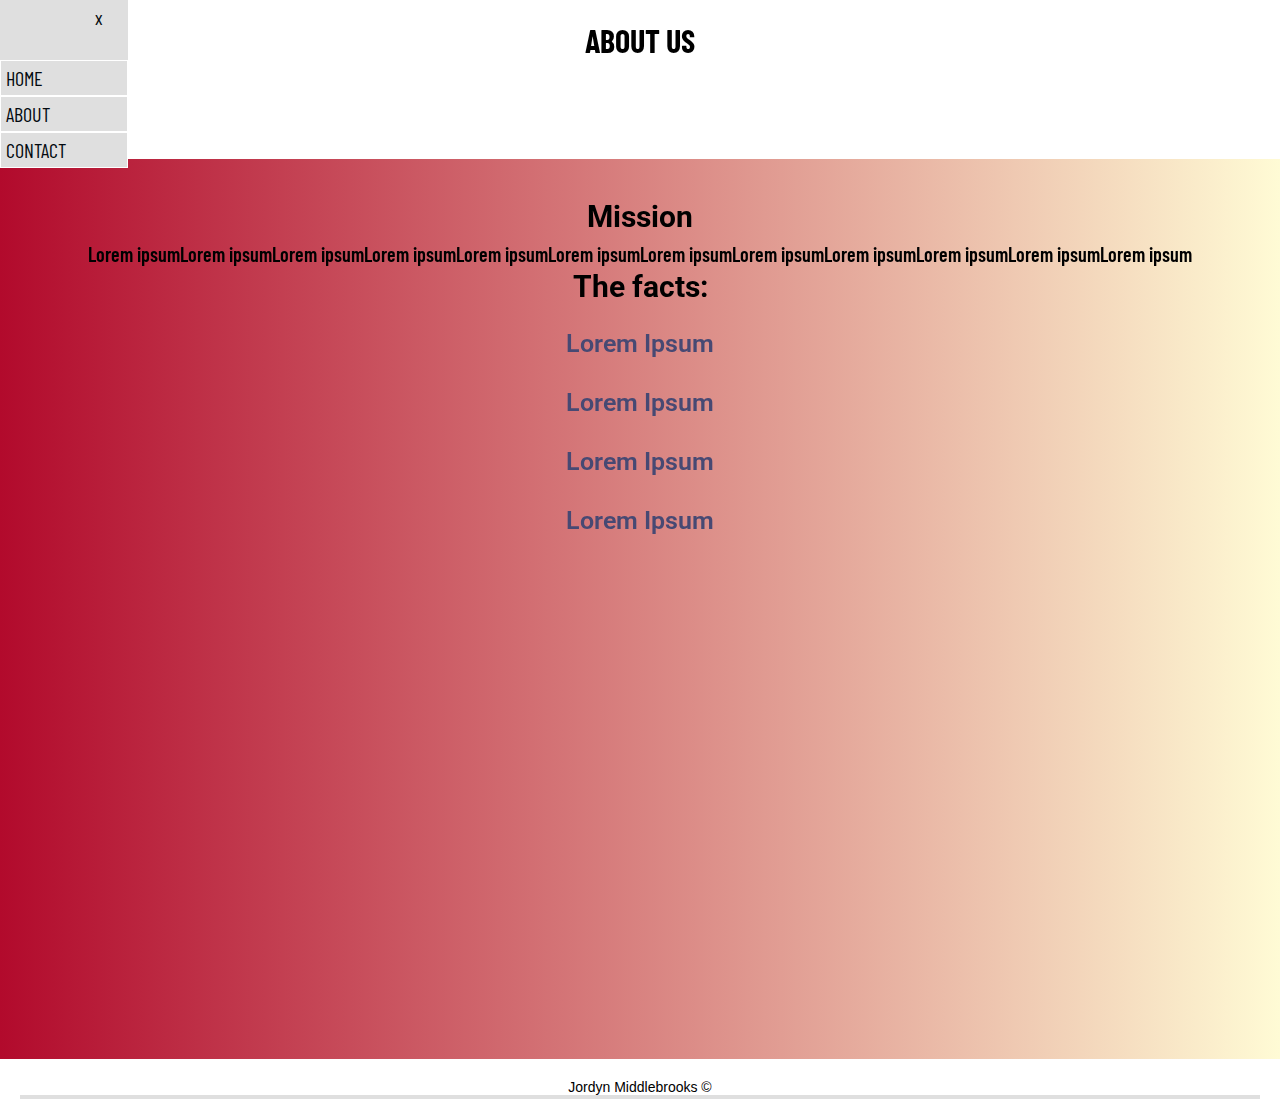
<file: 09_starter_extras/final_project_template/about.html>
<!doctype html>
<html lang="">
<head>
  <meta charset="utf-8">
  <meta http-equiv="x-ua-compatible" content="ie=edge">
  <meta name="viewport" content="width=device-width, initial-scale=1">
  <title>About Furever Friend</title>
  <link rel="apple-touch-icon" href="apple-touch-icon.png">
  <link rel="shortcut icon" href="favicon.ico" type="image/x-icon" />
  <link rel="jonas-vincent-2717.jpg" href="jonas-vincent-2717">

  <link rel="stylesheet" href="css/normalize.css">
  <link rel="stylesheet" href="css/main.css">
</head>
<body>
  <!-- Add your site content here. Keep it pretty and use indentation :) -->
  <header>
  <h1>About Us</h1>
    <nav>
      <a href="#" class="close">x</a>
      <a href="file:///C:/Users/jmiddlebrook/Desktop/FEWD/09_starter_extras/final_project_template/index.html">Home</a>
      <a href="file:///C:/Users/jmiddlebrook/Desktop/FEWD/09_starter_extras/final_project_template/about.html">About</a>
        <a href="file:///C:/Users/jmiddlebrook/Desktop/FEWD/09_starter_extras/final_project_template/contact.html">Contact</a>
    </nav>
    <div class="hamburger">
      <div class="line"></div>
      <div class="line"></div>
      <div class="line"></div>
    </div>
</header>
  <!-- HINT: Need to link to another page? Create a file with an html extension in your main project folder. -->
  <!-- Then link to it using an anchor. for example: <a href="blog.html">Blog</a> -->
  <main>
    <section>
      <h2>Mission</h2>
      <p>Lorem ipsumLorem ipsumLorem ipsumLorem ipsumLorem ipsumLorem ipsumLorem ipsumLorem ipsumLorem ipsumLorem ipsumLorem ipsumLorem ipsum</p>
      <h2>The facts:</h2>
      <li>Lorem Ipsum</li>
      <li>Lorem Ipsum</li>
      <li>Lorem Ipsum</li>
      <li>Lorem Ipsum</li>
    </section>
  </main>
  <footer>
    Jordyn Middlebrooks &copy;
    <hr>
  </footer>


  <script src="js/jquery-1.12.0.min.js"></script>
  <script src="js/main.js"></script>
</body>
</html>
</file>
<file: lazy_days/css/style.css>
@import url('https://fonts.googleapis.com/css?family=Open+Sans:400,700,700i|Spectral:400,400i');



header {
  background-color: #FCEE21;
  text-decoration: none;
  font-weight: bold;
  font-family: "Open Sans", sans-serif;
  text-transform: uppercase;
  text-align: center;
  padding: 20px 0 20px 0;

}

a{
  text-decoration: underline;
  padding: 0 10PX 0 10PX;
}
a:hover{
  background-color: yellow;
}
body{
  text-align: left;
  color: #333333;
  margin: 0 auto;
  padding: 250px 0px 250px 0px;

}

p {
    margin: 0 auto;
    max-width: 800px;
    padding: 0 0 20px 0;
}

img {
  display: block;
  margin: 0 auto;
}

h1 {
  font-size: 40px;
}

h2 {
  text-transform: uppercase;
  text-align: center;
  font-family: "Open Sans", sans-serif;
  font-size: 24px;


}

h3 {
  font-style: italic;
  text-align: center;


}

p{
font-family: "Spectral", sans-serif;
font-size: 20px;


}

footer {
  background-color: #FCEE21;
  margin: 0 auto;


}
</file>
<file: monument_lab_starter/css/style.css>
/*Add a link to Google Fonts at the top! THis should be the first line of your stylesheet.*/
@import url('https://fonts.googleapis.com/css?family=Lato|Raleway');

/* ----------------------------------------
Base Styles
------------------------------------------- */
/* Note: Makes sure that padding and the border are included in the width for each element. */
/* Don't add anything else under the * selector! */
* {
	box-sizing: border-box;
	text-align: center;
	text-transform: uppercase;

}

nav{
	position: fixed;
	top: 0;
	width: 100%;
	background-color: white;
}
nav a{
	color: #7B98AA;
	padding: 10px 60px 10px 60px;

}

header h1, header h2{
	color: #ffffff;
	font-family: Raleway;
	font-weight: 600;
}


a{
	text-decoration: none;
	text-transform: uppercase;
	font-family: Raleway;
	font-size: 16px;
	font-weight: 600;
	color:#44545E;
	display: inline-block;
}

a:hover{
	background-color: #000000;
}

div a{
	font-size: 13px;
	border: #44545E solid 1px;
	padding: 10px;
	display: inline-block;
}

img {
	max-width: 100%;
}

a id{
	border: none;
}

header{
	background-image: url("../images/home_header_bg.jpg");
	background-size: cover;
	padding: 300px;
	background-position: center;
	color: white;
	height: 500px;

	background-attachment: fixed;
	background-repeat: no-repeat;
}

.about{
	display:inline-block;
	padding: 100px 100px 100px 100px;

}


hr{

	border: 2px #44545E solid

}

.archives {
		display: grid;
	   grid-template-columns: 1fr 1fr 1fr;
	   grid-gap: 50px;

	}

.archives article{
	padding: 20px;
}

h3{
	font-size: 18px;
	margin-bottom: 40px;
}


h2{
	font-size: 23px;

}

main h2{
	padding: 40px;
}

nav, header {
	color: #7B98AA;
}

main{
	color: #44545E;
}

p{
	font-family: Lato;
	font-weight: 400;
	font-size: 15px;
	text-transform: none;
}

h2, h3{
	font-family: Raleway;
	font-weight: 600;

}

.about, footer{
	background-color: #CDF3F6;
}

.gallery-grid{
	display: grid;
   grid-template-columns: 1fr 1fr 1fr;
   grid-gap: 10px;

}

.gallery-grid img{
	margin-bottom: 50px;
}

i{
	display: grid;
	grid-template-columns: 1fr 1fr 1fr;
	padding: 20px;
}

i:hover{
	background-color: #ffffff;
	width: 60px;
}

footer a{
	padding: 5px 20px;

}

input{
	background-color: white;
	padding: 5px 20px;
	margin-right:40px;
	margin-bottom: 30px;

}

input:hover{
	background-color: #000000;

}

section div img:hover{
	opacity: .6;
}


/* ----------------------------------------
Typography
------------------------------------------- */



/* ----------------------------------------
Lists
------------------------------------------- */



/* ----------------------------------------
Layout
------------------------------------------- */


/* ----------------------------------------
Header
------------------------------------------- */


/* ----------------------------------------
Buttons
------------------------------------------- */



/* ----------------------------------------
Footer
------------------------------------------- */
</file>
<file: select_fun/css/style.css>
@import url('https://fonts.googleapis.com/css?family=Lato:400,700');

/******************************************
/* BASE STYLES
/*******************************************/
* {
  box-sizing: border-box;
}

body {
  color: #000;
  font-size: 12px;
  line-height: 1.2;
  font-family: 'Lato', Arial, sans-serif;
  text-align: center;
  margin: 0;
}

/******************************************
/* LAYOUT
/*******************************************/

/* Center the container */

header {
  padding: 30px;
  background-color: #FCEE21;
}

#boxes {
  margin: 20px;
}

#boxes section {
  display: flex;
  justify-content: space-between;
  flex-wrap: wrap;
  margin-bottom: 10px;
}

section article,
section div {
  width: 24%;
  border: 2px solid #29ABE2;
  padding: 10px;
}

.boring article,
.boring div {
  border: 2px solid #8E8E8E;
}

button {
  background-color: #29ABE2;
  border: none;
  display: inline-block;
  margin: 30px 20px 20px;
  font-size: 15px;
  padding: 8px 20px;
  cursor: pointer;
  color: white;
  outline: none;
}

#party-time {
  background-color: #FF31A0;
}

footer {
  padding: 20px;
  background-color: #FCEE21;
  display: none;
}

.selected {
  border: 2px solid #FF31A0;
}


/******************************************
/* ADDITIONAL STYLES
/*******************************************/
.snazzy {
background-color: pink;
font-size: 35px;
}

.fun {
  background-color: aqua;
  font-size: 10px;

}
</file>
<file: 09_starter_extras/contact_form/css/style.css>
/* ----------------------------------------
Base Styles
------------------------------------------- */
* {
	box-sizing: border-box;
}

html {
	font-size: 15px;
}

body {
	font-family: 'Raleway', sans-serif;
	-webkit-font-smoothing: antialiased;
	margin: 0;
	text-transform: uppercase;
	letter-spacing: .02em;
	text-align: center;
	color: #44545E;
	padding: 50px;
	width: 80%;
	margin: 0 auto;
}

h1 {
	margin-bottom: 30px;
}

/* ----------------------------------------
Form
------------------------------------------- */


/* ----------------------------------------
Buttons
------------------------------------------- */


/* ----------------------------------------
Placeholder Text
------------------------------------------- */

::-webkit-input-placeholder { /* WebKit, Blink, Edge */

}
:-moz-placeholder { /* Mozilla Firefox 4 to 18 */

}
::-moz-placeholder { /* Mozilla Firefox 19+ */

}
:-ms-input-placeholder { /* Internet Explorer 10-11 */

}
</file>
<file: 09_starter_extras/image_overlay/css/style.css>
@import url('https://fonts.googleapis.com/css?family=Open+Sans+Condensed:300i');

body {
	text-align: center;
	line-height: 267px;
	font-size: 45px;
	font-family: sans-serif;
	font-weight: normal;
	text-transform: uppercase;
	color: white;
	-webkit-font-smoothing: antialiased;
	letter-spacing: 1px;
	font-family: 'Open Sans Condensed', sans-serif;
}

.overlay-wrapper {
	width: 400px;
	height: 267px;
	margin: 20px auto;
	position: relative;
	overflow: hidden;


}

.overlay {
	width: 400px;
	height: 267px;
	background-color: rgba(221, 82, 56, .9);
	position: absolute;
	top: 0;
	opacity: 0;

}

.overlay:hover {
opacity: 1;
transition: all .3s ease-in-out;
transform: scale(1.2, 1.2);
}
</file>
<file: 09_starter_extras/normalize/css/style.css>
/* Add a link to GOOGLE FONTS LINK at the top! THis should be the first line of your stylesheet.*/

/* ----------------------------------------
Base Styles
------------------------------------------- */
/* Note: Makes sure that padding and the border are included in the width for each element. */
/* Don't add anything else under the * selector! */
* {
	box-sizing: border-box;
}

/*Note: fix so that images will scale with their containers. We'll chat about this more when we cover responsive design*/
img {
	max-width: 100%;
}

body {

}

/* ----------------------------------------
Typography
------------------------------------------- */
a {

}


/* ----------------------------------------
Header
------------------------------------------- */


/* ----------------------------------------
Articles
------------------------------------------- */


/* ----------------------------------------
About
------------------------------------------- */


/* ----------------------------------------
Gallery
------------------------------------------- */



/* ----------------------------------------
Footer
------------------------------------------- */
</file>
<file: 09_starter_extras/transform_bug/css/style.css>
* {
 box-sizing: border-box;
}

body {
  text-align: center;
  background-color: #F95758;
  color: white;
  -webkit-font-smoothing: antialiased;
  font-family: 'Open Sans', sans-serif;
  padding: 12.8px;
  padding: .8rem;
  margin-bottom: 200px;
}

h1 {
  font-family: 'Bitter', serif;
  font-weight: normal;
}

h2, h3 {
  font-weight: 600;
}

section {
  margin-bottom: 5rem;
}

main {
  display: grid;
  grid-template-columns: 1fr 1fr 1fr;
  grid-gap: 20px;
}


/* YOUR CODE HERE */

/* Use a transform to animate the first bug on hover */
.bug1:hover {
  transform: rotateX(30deg) rotateX(180deg);
}

.bug2:hover {
  transform:scale(1.5, 1.5);
}

.bug3:hover{
  transform: scale(1.5, 1.5) rotateY(360deg);

}
/* Use a transform to animate the second bug on hover */

/* Use TWO transforms to animate the third bug on hover */


/*FINAL STEP: Make sure that the hover effects animate using a transition*/
/*Try transition: all .3s ease-in-out*/
.bug1,
.bug2,
.bug3 {
  transition: all .3s ease-in-out;

}
</file>
<file: final_project_template/css/main.css>
/*changes to be made
- fix buttons so they are centered on page regardless of size
-fix spacing between name of animal and image
-make buttons look more "3D like"
-make email button look nicer
-make font look more sleek
-make header sticky
/* --------------------------------------------------------------------------
Base styles:
----------------------------------------------------------------------------- */
/* Fix to include padding and border in the total width for each element */
@import url('https://fonts.googleapis.com/css?family=Nunito|Roboto+Condensed');
@import url('https://fonts.googleapis.com/css?family=Barlow+Condensed');
@import url('https://fonts.googleapis.com/css?family=Barlow+Condensed|Roboto');

* {
  box-sizing: border-box;
  margin:0;
  padding: 0;
}
img{
  max-width: 350px;
  margin: auto;
  padding: 5px;
}

header{
  background-image: white;
  background-size: cover;
  text-transform: uppercase;
  width: 100%;
  text-align: center;
  font-family: 'Barlow Condensed', sans-serif;
  position: sticky;
  top: 0;
  width: 100%;
}
.headerscroll {
  background-image: url("../../final_project_template/pup.jpeg");
  background-size: cover;
}
.footerscroll {
  background-image: url("../pup.jpeg");
  background-size: cover;
}
a{
  text-decoration: none;
  color: #040a10;
}
a:hover{
  background-color: #7A5252;
  transition: all .5s ease-in;
  opacity:.5;
  color: #ffffff;
}
ul{
  text-align: center;
}
li{
  color: #474973;
  font-size: 25px;
  display: inline-block;
  margin: 5px;
}
p a{
  font-size: 25px;
}
p{
  font-size: 20px;
  padding: 5px;
  padding-bottom: 0px;
  font-family: 'Barlow Condensed', sans-serif;
  line-height: 30px;
}
.slideright{
  transition: all 0.5s ease-in-out;
  transform: translateX(100%);
}
.slideleft{
  transition: all 0.5s ease-in-out;
  transform: translateX(-100%);
  display: block;
}
/*header a{
  padding: 10px 20px;
  width: 100%;
  font-size: 22px;
}*/

  nav{
  width: 10%;
  height: 100%;
  background-color:	#dfdfdf;
  position: fixed;
  top: 0;
  left: 0;
  font-size: 20px;
}
nav a{
  display: block;
  text-align: justify;
  padding-left: 20px;
  padding: 5px 5px;
  position: relative;
  top: 40px;
  border: 1px solid #ffffff;
}

.close{
  position: absolute;
  top: 0px;
  right: 20px;
  text-transform: none;
  font-size: 20px;
  margin-bottom:15px;
  border: none;
}
main{
  background: #fffbd5;  /* fallback for old browsers */
  background: -webkit-linear-gradient(left, #b20a2c, #fffbd5);
  background: -o-linear-gradient(left, #b20a2c, #fffbd5);
  background: linear-gradient(to right, #b20a2c, #fffbd5);
  font-family: 'Roboto', sans-serif;
  font-weight: 600;
  font-size: 20px;
  height: 900px;
}
.name{
  font-size: 55px;
  text-align: center;
  padding:10px;
}
.about{
  position: relative;
  padding-bottom: 10px;

}
.content{
  border:none;
  display: grid;
  grid-template-columns: 1fr 1fr;
}
.content p{
  font-size: 25px;
}
section{
  display: flex;
  flex-direction: column;
  align-items: center;
  padding: 0, 20px;
  position: relative;
  bottom: 50px;
  top: 40px;
}
.dogmatch{
  position: absolute;
  z-index: 10;

}
.catmatch1{
  position: absolute;
  z-index: 9;
}
.dogmatch3{
  position: absolute;
  z-index: 8;
}
.dogmatch4{
  position: absolute;
  z-index: 7;
}
.headerimg{
  background-image:
}
div{
  border: 3px #44545E solid;
  margin:0;
  border-radius: 30px;
  background-color: #FDFBF9;
  max-width: 700px;
  margin: 20px;
}

h3{
  color: #FDFBF9;
  margin 10px;
  font-family: 'Barlow Condensed', sans-serif;
  font-size: 30px;
}

.dislike i{
  border: 3px #000000 solid;
  border-radius: 50px;
  padding: 20px;
}
.buttons{
  border:none;
  text-align: center;
}
i:hover{
  background-color: #dfdfdf;
  transition: all 3ms ease-in;
  transform:scale(1.1, 1.1);
}
.goaway{
  transition: all .5s ease-in;
  transform: translateX(-100%);
}

button{
  border: none;
  display: grid
  grid-template-columns: 1fr 1fr;
  background: none;
  padding-left: 20px;
  font-size: 50px;
}
.heart i{
  color:#AD3434;
  border: 2px #AD3434 solid;
  border-radius: 50px;
  padding: 20px;
  margin-bottom: 10px;
}
footer{
  font-size: 14px;
  text-align: center;
  padding: 20px;
  position: relative;
  bottom: 0;
  width: 100vw;
  background-color: #ffffff;
}
hr{
  border: 2px #dfdfdf solid;
}

.catmatch1, .dogmatch2, .dogmatch3, .dogmatch4{
  display: none;
}
.hamburger {
  cursor: pointer;
  display:block;
  text-align:center;
  cursor: pointer;
  border: none;
  opacity: 1;

}
.line{
  width: 25px;
  margin-bottom: 3px;
}
.display{
  transition: all .5s ease-in
  transform: translateX(100%);
}

/* Fix for responsive images */

@media screen and (max-width: 600px) {
  div {
      width: 80%;
      display:inline-block;
    }
    .content{
      display:block;
    }
    img{
      width:85%;
      display:flex;
      align-items: center;
    }
    ul{
      display:none;
    }
    a{
      display:inline-block;
    }
    footer {
      position:fixed;
      width: 100%
      height: 50px;
      z-index: 12;
    }
    header {
      text-align: left;
      position: sticky;
      top: 0;
    }
    li, p, a{
      font-size: 20px;
      display: block;
    }
    p a{
      font-size: 20px;
    }
    li{
      text-align: left;
      padding: 0;
    }
    h1{
      text-align: center;
    }
    nav{
      width: 20%;
    }

}
</file>
<file: 09_starter_extras/final_project_template/css/main.css>
/*changes to be made
- fix buttons so they are centered on page regardless of size
-fix spacing between name of animal and image
-make buttons look more "3D like"
-make email button look nicer
-make font look more sleek
-make header sticky
/* --------------------------------------------------------------------------
Base styles:
----------------------------------------------------------------------------- */
/* Fix to include padding and border in the total width for each element */
@import url('https://fonts.googleapis.com/css?family=Nunito|Roboto+Condensed');
@import url('https://fonts.googleapis.com/css?family=Barlow+Condensed');
@import url('https://fonts.googleapis.com/css?family=Barlow+Condensed|Roboto');

* {
  box-sizing: border-box;
  margin:0;
  padding: 0;
}
img{
  max-width: 350px;
  margin: auto;
  padding: 5px;
}

header{
  background-image: white;
  background-size: cover;
  text-transform: uppercase;
  width: 100%;
  text-align: center;
  font-family: 'Barlow Condensed', sans-serif;
  position: sticky;
  top: 0;
}
.headerscroll {
  background-image: url("../../final_project_template/pup.jpeg");
  background-size: cover;
}
.footerscroll {
  background-image: url("../pup.jpeg");
  background-size: cover;
}
a{
  text-decoration: none;
  color: #040a10;
}
a:hover{
  background-color: #7A5252;
  transition: all .5s ease-in;
  opacity:.5;
  color: #ffffff;
}
ul{
  text-align: center;
}
li{
  color: #474973;
  font-size: 25px;
  display: inline-block;
  margin: 5px;
}
p a{
  font-size: 25px;
}
p{
  font-size: 20px;
  padding: 5px;
  padding-bottom: 0px;
  font-family: 'Barlow Condensed', sans-serif;
  line-height: 30px;
}
.slideright{
  transition: all 0.5s ease-in-out;
  transform: translateX(100%);
}
.slideleft{
  transition: all 0.5s ease-in-out;
  transform: translateX(-100%);
  display: block;
}
/*header a{
  padding: 10px 20px;
  width: 100%;
  font-size: 22px;
}*/

  nav{
  width: 10%;
  background-color:	#dfdfdf;
  position: fixed;
  top: 0;
  padding-top: 20px;
  padding-bottom: 40px;
  left: 0;
  font-size: 20px;

}
nav a{
  display: block;
  text-align: justify;
  padding-left: 20px;
  padding: 5px 5px;
  position: relative;
  top: 40px;
  border: 1px solid #ffffff;
  border-bottom: 1px solid #ffffff;
}

.close{
  position: absolute;
  top: 0px;
  right: 20px;
  text-transform: none;
  font-size: 20px;
  margin-bottom:15px;
  border: none;
}
main{
  background: #fffbd5;  /* fallback for old browsers */
  background: -webkit-linear-gradient(left, #b20a2c, #fffbd5);
  background: -o-linear-gradient(left, #b20a2c, #fffbd5);
  background: linear-gradient(to right, #b20a2c, #fffbd5);
  font-family: 'Roboto', sans-serif;
  font-weight: 600;
  font-size: 20px;
  height: 900px;
}
.name{
  font-size: 55px;
  text-align: center;
  margin-top:15px;
}
.about{
  position: relative;
  padding-bottom: 10px;
}
.content{
  border:none;
  display: grid;
  grid-template-columns: 1fr 1fr;
}
.content p{
  font-size: 25px;
}
section{
  display: flex;
  flex-direction: column;
  align-items: center;
  padding: 0, 20px;
  position: relative;
  bottom: 50px;
  top: 40px;
}
.dogmatch{
  position: absolute;
  z-index: 10;

}
.catmatch1{
  position: relative;
  z-index: 9;
}
.dogmatch3{
  position: absolute;
  z-index: 8;
}
.dogmatch4{
  position: absolute;
  z-index: 7;
}
.headerimg{
  background-image:
}
div{
  border: 3px solid #44545E;
  margin:0;
  border-radius: 30px;
  background-color: #FDFBF9;
  max-width: 700px;
  margin: 20px;
}
li{
  padding-top: 20px;
}

h3{
  color: #FDFBF9;
  margin 10px;
  font-family: 'Barlow Condensed', sans-serif;
  font-size: 30px;
}

.dislike i{
  border: 3px #000000 solid;
  border-radius: 50px;
  padding: 20px;
}
.buttons{
  border:none;
  text-align: center;
}
i:hover{
  background-color: #dfdfdf;
  transition: all 3ms ease-in;
  transform:scale(1.1, 1.1);
}
.goaway{
  transition: all .5s ease-in;
  transform: translateX(-100%);
}
button{
  border: none;
  display: grid
  grid-template-columns: 1fr 1fr;
  background: none;
  padding-left: 20px;
  font-size: 50px;
}
.heart i{
  color:#AD3434;
  border: 2px #AD3434 solid;
  border-radius: 50px;
  padding: 20px;
  margin-bottom: 10px;
}
footer{
  font-size: 14px;
  text-align: center;
  padding: 20px;
  position: relative;
  bottom: 0;
  width: 100vw;
  background-color: #ffffff;
}
hr{
  border: 2px #dfdfdf solid;
}
.dogmatch, .catmatch1, .dogmatch2, .dogmatch3, .dogmatch4{
  border-bottom: 8px solid #363030;
/*  position: relative; */
}
.catmatch1, .dogmatch2, .dogmatch3, .dogmatch4{
  display: none;
}
.hamburger {
  cursor: pointer;
  display:block;
  text-align:center;
  cursor: pointer;
  border: none;
  background-color:transparent;
}
.line{
  width: 25px;
  margin-bottom: 3px;
}
.display{
  transition: all .5s ease-in
  transform: translateX(100%);
}

/* Fix for responsive images */

@media screen and (max-width: 600px) {
  div {
      width: 90%;
      display:block;
    }
    .content{
      display:block;
    }
    img{
      width:85%;
      display:flex;
      align-items: center;
    }
    ul{
      display:none;
    }
    a{
      display:inline-block;
    }
    footer {
      position:fixed;
      width: 100%
      height: 50px;
      z-index: 12;
    }
    header {
      text-align: left;
      position: sticky;
      top: 0;
    }
    li, p, a{
      font-size: 20px;
      display: block;
    }
    p a{
      font-size: 20px;
    }
    li{
      text-align: left;
      padding: 0;
    }
    h1{
      text-align: center;
    }
    .name{
      font-size: 30px;
    }
    .content p{
      font-size: 17px;
    }
    nav{
      width: 25%;
    }
    .hamburger{
      display: block;
    }
    button{
      font-size: 20px;
    }

}
</file>
<file: final_project_template/css/profile.css>
<link rel="stylesheet" href="css/normalize.css">
<link rel="stylesheet" href="css/main.css">

div{
  padding-top: 5px;
}
</file>
